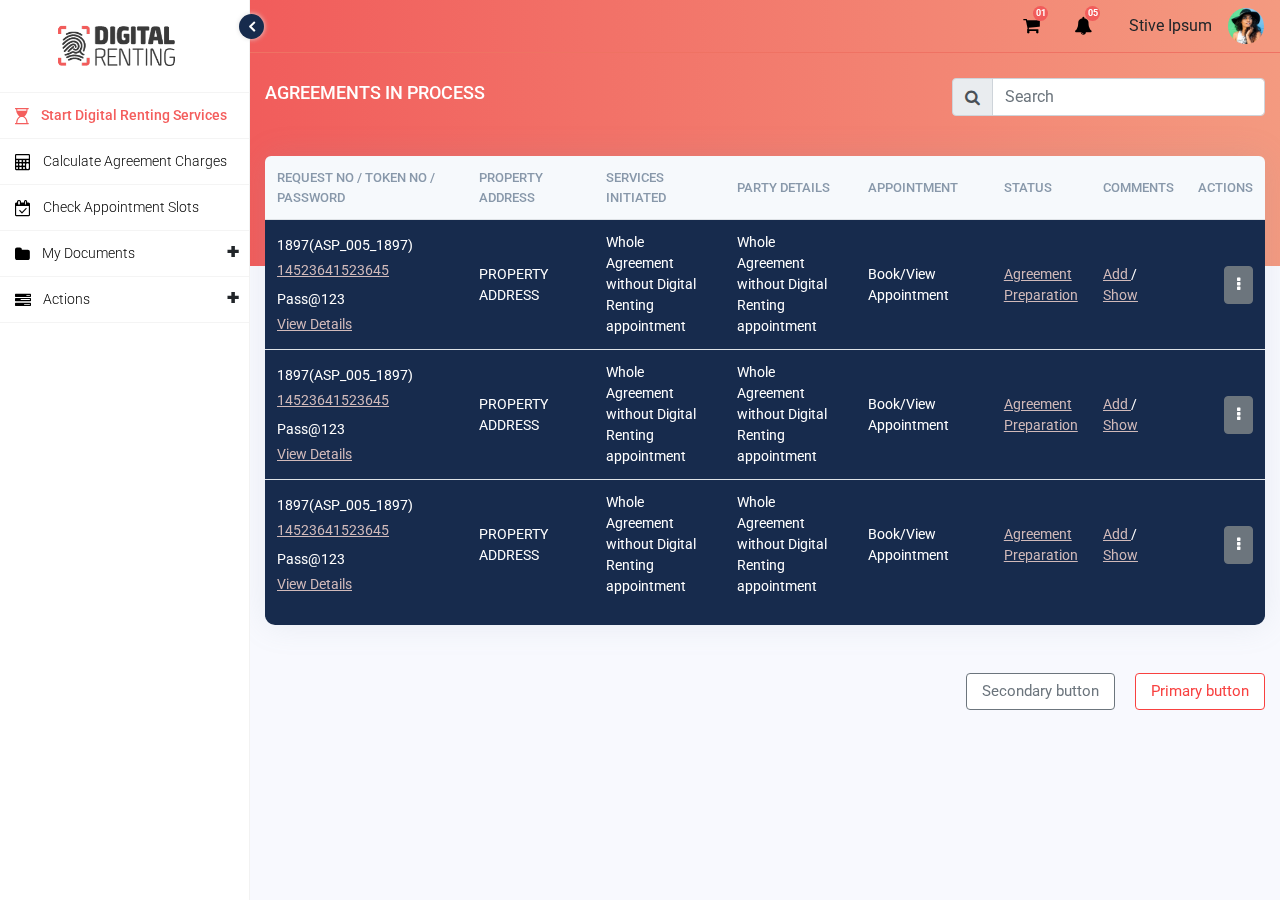
<file: HTML/view/dashboard-old.html>
<!doctype html>
<html lang="en">

<head>
    <meta charset="utf-8">
    <meta name="viewport" content="width=device-width, initial-scale=1, shrink-to-fit=no">
    <link rel="stylesheet" href="https://maxcdn.bootstrapcdn.com/bootstrap/4.0.0/css/bootstrap.min.css"
        integrity="sha384-Gn5384xqQ1aoWXA+058RXPxPg6fy4IWvTNh0E263XmFcJlSAwiGgFAW/dAiS6JXm" crossorigin="anonymous">
    <link rel="stylesheet" href="../assets/stylesheet/dahsboard-old.css">
    <link rel="preconnect" href="https://fonts.gstatic.com">
    <link
        href="https://fonts.googleapis.com/css2?family=Roboto:ital,wght@0,100;0,300;0,400;0,500;0,700;0,900;1,300;1,400;1,500;1,700&display=swap"
        rel="stylesheet">
    <link rel="stylesheet" href="https://cdnjs.cloudflare.com/ajax/libs/font-awesome/4.7.0/css/font-awesome.min.css">

    <link rel="stylesheet" href="https://cdnjs.cloudflare.com/ajax/libs/OwlCarousel2/2.3.4/assets/owl.carousel.min.css">

    <title> Dashboard </title>
</head>

<body class="dashboard--wrapper">
    <nav class="sidenav" id="sidebar">
        <div class="sidenav-header align-items-center">
            <a class="navbar-brand text-center" href="#">
                <img src="../assets/images/logo-light.png" alt="logo" class="logo">
            </a>
        </div>

        <div class="accordion accordion-icons" id="accordionExample">
            <ul class="navbar-nav">
                <li class="nav-item single--link active">
                    <a class="nav-link">
                        <i class="fa fa-hourglass-start" aria-hidden="true"></i>
                        <span>Start Digital Renting Services</span>
                    </a>
                </li>
                <li class="nav-item single--link">
                    <a class="nav-link">
                        <i class="fa fa-calculator" aria-hidden="true"></i>
                        <span>Calculate Agreement Charges</span>
                    </a>
                </li>
                <li class="nav-item single--link">
                    <a class="nav-link">
                        <i class="fa fa-calendar-check-o" aria-hidden="true"></i>
                        <span>Check Appointment Slots</span>
                    </a>
                </li>
               
                <li class="nav-item ">
                    <a class="nav-link collapsed" data-toggle="collapse" data-target="#collapseOne" aria-expanded="true"
                        aria-controls="collapseOne">
                        <i class="fa fa-folder" aria-hidden="true"></i>
                        <span>My Documents</span>
                    </a>
                </li>
                <div id="collapseOne" class="collapse" aria-labelledby="headingOne" data-parent="#accordionExample">
                    <li class="nav-item">
                        <a class="inner--van--link">
                            <i class="fa fa-sticky-note-o" aria-hidden="true"></i>
                            <span>My draft</span>
                        </a>
                    </li>
                    <li class="nav-item">
                        <a class="inner--van--link">
                            <i class="fa fa-floppy-o" aria-hidden="true"></i>
                            <span>Submitted to IGR</span>
                        </a>
                    </li>
                    <li class="nav-item">
                        <a class="inner--van--link">
                            <i class="fa fa-hourglass-start" aria-hidden="true"></i>
                            <span>IGR Submission Pending</span>
                        </a>
                    </li>
                    <li class="nav-item">
                        <a class="inner--van--link">
                            <i class="fa fa-money" aria-hidden="true"></i>
                            <span>Government Duties to be paid</span>
                        </a>
                    </li>
                </div>
                <li class="nav-item ">
                    <a class="nav-link collapsed" data-toggle="collapse" data-target="#collapseTwo" aria-expanded="true"
                        aria-controls="collapseTwo">
                        <i class="fa fa-tasks" aria-hidden="true"></i>
                        <span>Actions</span>
                    </a>
                </li>
                <div id="collapseTwo" class="collapse" aria-labelledby="headingOne" data-parent="#accordionExample">
                    <li class="nav-item">
                        <a class="inner--van--link">
                            <i class="fa fa-file-archive-o" aria-hidden="true"></i>
                            <span>Initiate New Agreement</span>
                        </a>
                    </li>
                    <li class="nav-item">
                        <a class="inner--van--link">
                            <i class="fa fa-search-plus" aria-hidden="true"></i>
                            <span>Renewal Search</span>
                        </a>
                    </li>
                </div>
            </ul>
        </div>
    </nav>
    <div class="main-content" id="main-content">
        <header class="navbar bg--primary">
            <div class="container-fluid p-0">
                <button type="button" class="btn collapse--btn" id="sidebar-btn">
                    <i class="fa fa-angle-left" aria-hidden="true"></i>
                </button>
                <div class="d-flex align-items-center">
                    <button type="button" class="btn mr-2 bg-transparent">
                        <div class="notification d-flex position-relative">
                            <div class="count">01</div>
                            <i class="fa fa-shopping-cart" aria-hidden="true"></i>                        
                        </div>
                    </button>
                    <button type="button" class="btn mr-4 bg-transparent">
                        <div class="notification d-flex position-relative">
                            <div class="count">05</div>
                            <i class="fa fa-bell" aria-hidden="true"></i>
                        </div>
                    </button>
                    <div class="dropdown profile--sec">
                        <div class="d-flex align-items-center" id="dropdownMenu2" data-toggle="dropdown"
                            aria-haspopup="true" aria-expanded="false">
                            Stive Ipsum
                            <div class="pro--pic ml-3">
                                <img src="../assets/images/team-4.jpg" class="rounded-circle img-fluid" alt="user image">
                            </div>
                        </div>
                        <div class="dropdown-menu" aria-labelledby="dropdownMenu2">
                            <a class="dropdown-item d-flex align-items-center " type="button">
                                <i class="fa fa-user" aria-hidden="true"></i>
                                Profile
                            </a>
                            <a class="dropdown-item d-flex align-items-center " type="button">
                                <i class="fa fa-plus" aria-hidden="true"></i>
                                Add Users
                            </a>
                            <a class="dropdown-item d-flex align-items-center " type="button">
                                <i class="fa fa-eye" aria-hidden="true"></i>
                                Show Users
                            </a>
                            <a class="dropdown-item d-flex align-items-center " type="button">
                                <i class="fa fa-money" aria-hidden="true"></i>
                                Incentive
                            </a>  
                            <a class="dropdown-item d-flex align-items-center " type="button">
                                <i class="fa fa-book" aria-hidden="true"></i>
                                Reports
                            </a>                                          
                            <a class="dropdown-item d-flex align-items-center " type="button">
                                <i class="fa fa-usd" aria-hidden="true"></i>
                                My Pricing
                            </a>                       
                            <a class="dropdown-item d-flex align-items-center " type="button">
                                <i class="fa fa-file-text-o" aria-hidden="true"></i>
                                Witness Details
                            </a> 
                            <a class="dropdown-item d-flex align-items-center " type="button">
                                <i class="fa fa-sticky-note-o" aria-hidden="true"></i>
                                Acknowledgements
                            </a>                        
                            <a class="dropdown-item d-flex align-items-center " type="button">
                                <i class="fa fa-male" aria-hidden="true"></i>
                                Relationship Manager Details
                            </a>
                            <div class="dropdown-divider"></div>
                            <a class="dropdown-item d-flex align-items-center " type="button">
                                <i class="fa fa-sign-out" aria-hidden="true"></i>
                                Sign out
                            </a>
                        </div>
    
                    </div>
                </div>
            </div>

        </header>

        <section class="content--wrapper">
            <div class="container-fluid">
                <div class="row">
                    <div class="col-12 content--upper--wrap bg--primary">
                        <div class="row align-items-center ">
                            <div class="col-8">
                                <h2>AGREEMENTS IN PROCESS</h2>
                            </div>
                            <div class="col-4">
                                <div class="input-group ">
                                    <div class="input-group-prepend">
                                        <span class="input-group-text" id="basic-addon1">
                                            <i class="fa fa-search" aria-hidden="true"></i>
                                        </span>
                                    </div>
                                    <input type="text" class="form-control" placeholder="Search" aria-label="search"
                                        aria-describedby="basic-addon1">
                                </div>
                            </div>
                        </div>
                    </div>
                </div>
            </div>
            <div class="container-fluid">
                <div class="row">
                    <div class="col-12">
                        <div class="content--middle--wrap">
                            <div class="table-responsive agreement--process--table">
                                <table class="table ">
                                  <thead>
                                    <tr>
                                      <th>REQUEST NO / TOKEN NO / PASSWORD</th>
                                      <th>PROPERTY ADDRESS</th>
                                      <th>SERVICES INITIATED</th>
                                      <th>PARTY DETAILS</th>
                                      <th>APPOINTMENT</th>
                                      <th>STATUS</th>
                                      <th>COMMENTS</th> 
                                      <th>ACTIONS</th> 
                                       
                                    </tr>
                                  </thead>
                                  <tbody>
                                    <tr>
                                      <td>
                                          <p class="mb-1">1897(ASP_005_1897)</p>
                                          <a>14523641523645</a>
                                          <p class="mb-1 mt-2">Pass@123</p>
                                          <a>View Details</a>
                                      </td>
                                      <td>PROPERTY ADDRESS</td>
                                      <td>Whole Agreement without Digital Renting appointment</td>
                                      <td>Whole Agreement without Digital Renting appointment</td>
                                      <td>Book/View Appointment</td>
                                      <td><a>Agreement Preparation</a></td> 
                                      <td><a> Add </a> / <a> Show </a></td> 
                                      <td>
                                        <div class="dropdown">
                                            <button class="btn btn-secondary " type="button" id="dropdownMenuButton" data-toggle="dropdown" aria-haspopup="true" aria-expanded="false">
                                                <i class="fa fa-ellipsis-v" aria-hidden="true"></i>
                                            </button>
                                            <div class="dropdown-menu" aria-labelledby="dropdownMenuButton">
                                              <a class="dropdown-item d-flex align-items-center" href="#">
                                                <i class="fa fa-file-word-o" aria-hidden="true"></i>Update Draft</a>
                                              <a class="dropdown-item d-flex align-items-center" href="#">
                                                <i class="fa fa-external-link" aria-hidden="true"></i>Send link to owner</a>
                                              <a class="dropdown-item d-flex align-items-center" href="#">
                                                <i class="fa fa-external-link" aria-hidden="true"></i>Send link to tenant</a>
                                              <a class="dropdown-item d-flex align-items-center" href="#">
                                                <i class="fa fa-id-card-o" aria-hidden="true"></i>Agreement details</a>
                                              <a class="dropdown-item d-flex align-items-center" href="#">
                                                <i class="fa fa-thumbs-up" aria-hidden="true"></i>Change biometric responsibility</a>
                                            </div>
                                          </div>                         
                                      </td> 
                                    </tr> 
                                    <tr>
                                        <td>
                                            <p class="mb-1">1897(ASP_005_1897)</p>
                                            <a>14523641523645</a>
                                            <p class="mb-1 mt-2">Pass@123</p>
                                            <a>View Details</a>
                                        </td>
                                        <td>PROPERTY ADDRESS</td>
                                        <td>Whole Agreement without Digital Renting appointment</td>
                                        <td>Whole Agreement without Digital Renting appointment</td>
                                        <td>Book/View Appointment</td>
                                        <td><a>Agreement Preparation</a></td> 
                                        <td><a> Add </a> / <a> Show </a></td> 
                                        <td>
                                            <div class="dropdown">
                                                <button class="btn btn-secondary " type="button" id="dropdownMenuButton" data-toggle="dropdown" aria-haspopup="true" aria-expanded="false">
                                                    <i class="fa fa-ellipsis-v" aria-hidden="true"></i>
                                                </button>
                                                <div class="dropdown-menu" aria-labelledby="dropdownMenuButton">
                                                  <a class="dropdown-item d-flex align-items-center" href="#">
                                                    <i class="fa fa-file-word-o" aria-hidden="true"></i>Update Draft</a>
                                                  <a class="dropdown-item d-flex align-items-center" href="#">
                                                    <i class="fa fa-external-link" aria-hidden="true"></i>Send link to owner</a>
                                                  <a class="dropdown-item d-flex align-items-center" href="#">
                                                    <i class="fa fa-external-link" aria-hidden="true"></i>Send link to tenant</a>
                                                  <a class="dropdown-item d-flex align-items-center" href="#">
                                                    <i class="fa fa-id-card-o" aria-hidden="true"></i>Agreement details</a>
                                                  <a class="dropdown-item d-flex align-items-center" href="#">
                                                    <i class="fa fa-thumbs-up" aria-hidden="true"></i>Change biometric responsibility</a>
                                                </div>
                                              </div>
                                        </td> 
                                      </tr>
                                      <tr>
                                        <td>
                                            <p class="mb-1">1897(ASP_005_1897)</p>
                                            <a>14523641523645</a>
                                            <p class="mb-1 mt-2">Pass@123</p>
                                            <a>View Details</a>
                                        </td>
                                        <td>PROPERTY ADDRESS</td>
                                        <td>Whole Agreement without Digital Renting appointment</td>
                                        <td>Whole Agreement without Digital Renting appointment</td>
                                        <td>Book/View Appointment</td>
                                        <td><a>Agreement Preparation</a></td> 
                                        <td><a> Add </a> / <a> Show </a></td> 
                                        <td>
                                            <div class="dropdown">
                                                <button class="btn btn-secondary " type="button" id="dropdownMenuButton" data-toggle="dropdown" aria-haspopup="true" aria-expanded="false">
                                                    <i class="fa fa-ellipsis-v" aria-hidden="true"></i>
                                                </button>
                                                <div class="dropdown-menu" aria-labelledby="dropdownMenuButton">
                                                  <a class="dropdown-item d-flex align-items-center" href="#">
                                                    <i class="fa fa-file-word-o" aria-hidden="true"></i>Update Draft</a>
                                                  <a class="dropdown-item d-flex align-items-center" href="#">
                                                    <i class="fa fa-external-link" aria-hidden="true"></i>Send link to owner</a>
                                                  <a class="dropdown-item d-flex align-items-center" href="#">
                                                    <i class="fa fa-external-link" aria-hidden="true"></i>Send link to tenant</a>
                                                  <a class="dropdown-item d-flex align-items-center" href="#">
                                                    <i class="fa fa-id-card-o" aria-hidden="true"></i>Agreement details</a>
                                                  <a class="dropdown-item d-flex align-items-center" href="#">
                                                    <i class="fa fa-thumbs-up" aria-hidden="true"></i>Change biometric responsibility</a>
                                                </div>
                                              </div>
                                        </td> 
                                      </tr>
                                    
                                  </tbody>
                                </table>
                              </div>
                        </div>
                    </div>
                </div>
            </div>
            <div class="container-fluid">
                <div class="row">
                    <div class="col-12">
                        <div class="mt-5 text-right">                            
                            <button type="button" class="btn btn-outline-secondary mr-3">Secondary button</button>
                            <button type="button" class="btn btn-outline-primary"  data-toggle="modal" data-target="#exampleModal">Primary button</button>
                        </div>
                    </div>
                </div>
            </div>
        </section>

    </div>



    <div class="modal fade" id="exampleModal" tabindex="-1" role="dialog" aria-labelledby="exampleModalLabel" aria-hidden="true">
        <div class="modal-dialog" role="document">
          <div class="modal-content">
            <div class="modal-header">
              <h5 class="modal-title" id="exampleModalLabel">Modal title</h5>
              <button type="button" class="close" data-dismiss="modal" aria-label="Close">
                &times;
              </button>
            </div>
            <div class="modal-body">
              ...
            </div>
            <div class="modal-footer">
              <button type="button" class="btn btn-outline-secondary" data-dismiss="modal">Cancel</button>
              <button type="button" class="btn btn-outline-primary">Save</button>
            </div>
          </div>
        </div>
      </div>




    <script src="https://code.jquery.com/jquery-3.2.1.slim.min.js"
        integrity="sha384-KJ3o2DKtIkvYIK3UENzmM7KCkRr/rE9/Qpg6aAZGJwFDMVNA/GpGFF93hXpG5KkN"
        crossorigin="anonymous"></script>
    <script src="https://cdnjs.cloudflare.com/ajax/libs/popper.js/1.12.9/umd/popper.min.js"
        integrity="sha384-ApNbgh9B+Y1QKtv3Rn7W3mgPxhU9K/ScQsAP7hUibX39j7fakFPskvXusvfa0b4Q"
        crossorigin="anonymous"></script>
    <script src="https://maxcdn.bootstrapcdn.com/bootstrap/4.0.0/js/bootstrap.min.js"
        integrity="sha384-JZR6Spejh4U02d8jOt6vLEHfe/JQGiRRSQQxSfFWpi1MquVdAyjUar5+76PVCmYl"
        crossorigin="anonymous"></script>
    <script src="https://ajax.aspnetcdn.com/ajax/jQuery/jquery-3.4.1.min.js"></script>

    <script>
        $(document).ready(function() {
            $('#sidebar-btn').on('click', function() {             
                $('#sidebar').toggleClass('visible');
                $('#main-content').toggleClass('visible--inout');
                $(this).toggleClass('in--out');
            });
        });
    </script>

</body>


</html>
</file>
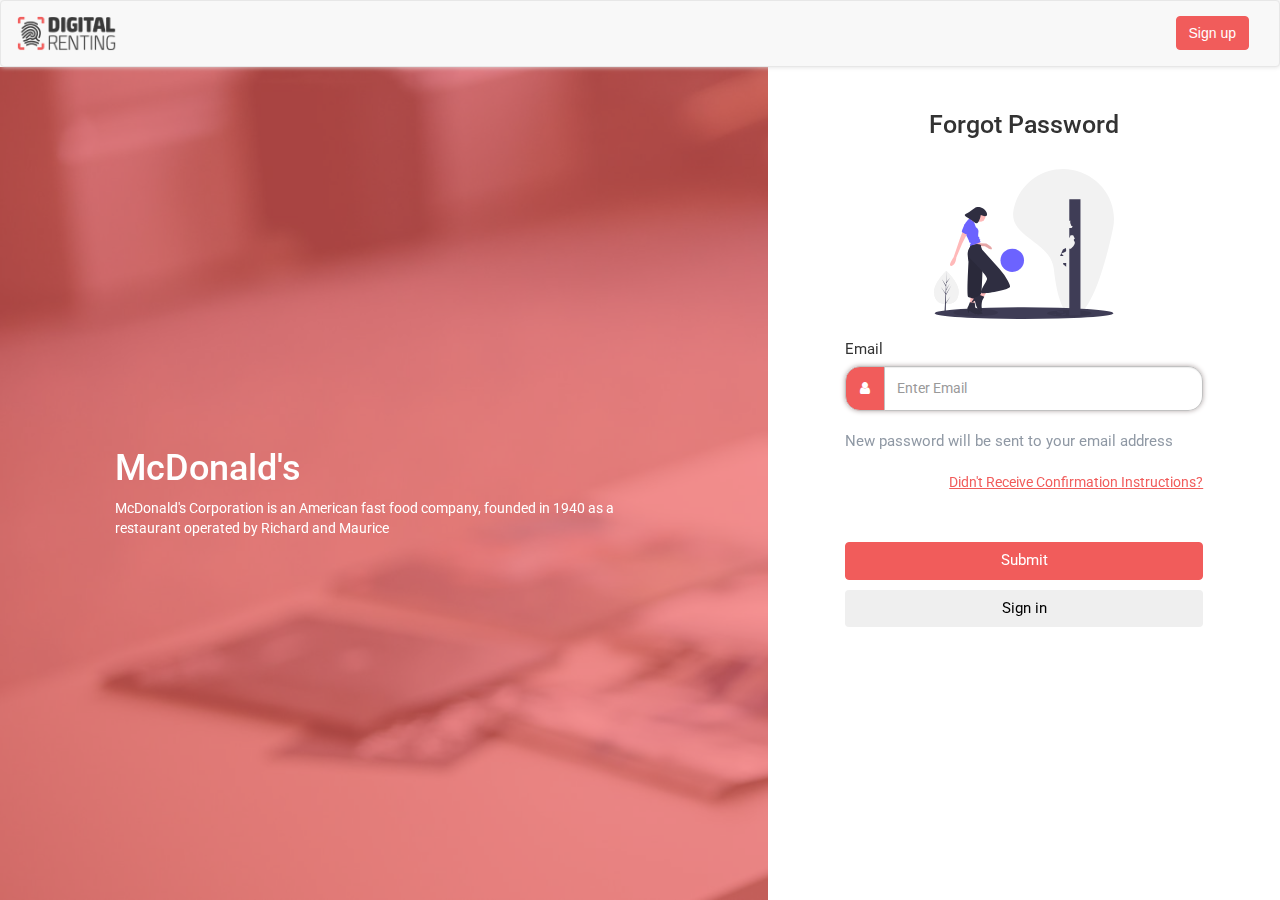
<file: HTML/view/forgot-password.html>
<!doctype html>
<html lang="en">

<head>
    <meta charset="utf-8">
    <meta name="viewport" content="width=device-width, initial-scale=1, shrink-to-fit=no">
    <link rel="stylesheet" href="https://cdnjs.cloudflare.com/ajax/libs/twitter-bootstrap/3.4.1/css/bootstrap.css">
    <link rel="stylesheet" href="../assets/stylesheet/signup.css">
    <link rel="stylesheet" href="../assets/stylesheet/global-style.css">
    <link rel="stylesheet"
        href="https://fonts.googleapis.com/css2?family=Roboto:ital,wght@0,100;0,300;0,400;0,500;0,700;0,900;1,300;1,400;1,500;1,700&display=swap">
    <link rel="stylesheet" href="https://cdnjs.cloudflare.com/ajax/libs/font-awesome/4.7.0/css/font-awesome.min.css">
    <link rel="stylesheet" href="https://cdnjs.cloudflare.com/ajax/libs/OwlCarousel2/2.3.4/assets/owl.carousel.min.css">
    <title>Forgot Password </title>
</head>

<body class="signup--wrapper">
    <header class="navbar navbar-default cust--header">
        <div class="container-fluid"> 
            <div class="navbar-header">
                <button type="button" class="navbar-toggle collapsed mt-15" data-toggle="collapse"
                    data-target="#bs-example-navbar-collapse-1" aria-expanded="false">
                    <span class="sr-only">Toggle navigation</span>
                    <span class="icon-bar"></span>
                    <span class="icon-bar"></span>
                    <span class="icon-bar"></span>
                </button>
                <a class="navbar-brand" href="#">
                    <img src="../assets/images/logo-light.png" alt="logo" class="logo">
                </a>
            </div>
            <div class="collapse navbar-collapse" id="bs-example-navbar-collapse-1">
                <ul class="nav navbar-nav navbar-right text-center">
                    <li>
                        <a class="nav-link" href="signup.html"><button type="button" class="btn btn-info auth--btn--info">Sign
                                up</button></a>
                    </li>
                </ul>
            </div>
        </div>
    </header>

    <div class="body--wrapper d-flex">
        <div class="section-left" style="background-image: url('../assets/images/card-coffee-cup.jpg');">
            <div class="ad--data">
                <h1>McDonald's </h1>
                <p class="m-0">McDonald's Corporation is an American fast food company, founded in 1940 as a restaurant
                    operated by Richard and Maurice</p>
            </div>
            <div class="owl-carousel owl-theme">
                <div class="item">
                    <img src="../assets/images/ad1.jpg" alt="">
                </div>
                <div class="item">
                    <img src="../assets/images/ad1.jpg" alt="">
                </div>
                <div class="item">
                    <img src="../assets/images/ad1.jpg" alt="">
                </div>
                <div class="item">
                    <img src="../assets/images/ad1.jpg" alt="">
                </div>
                <div class="item">
                    <img src="../assets/images/ad1.jpg" alt="">
                </div>
                <div class="item">
                    <img src="../assets/images/ad1.jpg" alt="">
                </div>
                <div class="item">
                    <img src="../assets/images/ad1.jpg" alt="">
                </div>
                <div class="item">
                    <img src="../assets/images/ad1.jpg" alt="">
                </div>
                <div class="item">
                    <img src="../assets/images/ad1.jpg" alt="">
                </div>
            </div>
        </div>
        <div class="section-right">
            <h1>Forgot Password</h1>
            <img width="180px" src="../assets/images/breaking_barriers.svg" alt="">
            <form class="text-left mt-20">

                <div class="form-group">
                    <label class="" for="exampleInputAmount">Email</label>
                    <div class="input-group">
                        <div class="input-group-addon"> <i class="fa fa-user" aria-hidden="true"></i> </div>
                        <input type="text" class="form-control" id="exampleInputAmount" placeholder="Enter Email">
                    </div>
                </div>

                <div class="form-group forgot--note">
                    <p>New password will be sent to your email address</p>
                </div>

                <div class="form-group d-flex remember--me">
                    <div></div>
                    <a>Didn't receive confirmation instructions?</a>
                </div>

                <div class="form-group mb-3 footer mt-50">
                    <a href="reset-password.html">
                        <button type="button" class="btn btn-info auth--btn--info">Submit</button>
                    </a>
                    <a href="signin.html">
                        <button type="button" class="btn btn-outline-secondary mt-10">
                            Sign in
                        </button>
                    </a>
                </div>
            </form>
        </div>
    </div>




    <script src="https://code.jquery.com/jquery-3.2.1.slim.min.js"
        integrity="sha384-KJ3o2DKtIkvYIK3UENzmM7KCkRr/rE9/Qpg6aAZGJwFDMVNA/GpGFF93hXpG5KkN"
        crossorigin="anonymous"></script>
    <script src="https://cdnjs.cloudflare.com/ajax/libs/popper.js/1.12.9/umd/popper.min.js"
        integrity="sha384-ApNbgh9B+Y1QKtv3Rn7W3mgPxhU9K/ScQsAP7hUibX39j7fakFPskvXusvfa0b4Q"
        crossorigin="anonymous"></script>
    <script src="https://cdnjs.cloudflare.com/ajax/libs/twitter-bootstrap/3.4.1/js/bootstrap.min.js"></script>
    <script src="https://ajax.aspnetcdn.com/ajax/jQuery/jquery-3.4.1.min.js"></script>
    <script src="https://cdnjs.cloudflare.com/ajax/libs/OwlCarousel2/2.3.4/owl.carousel.min.js"></script>
    <script>
        $('.owl-carousel').owlCarousel({
            loop: true,
            margin: 20,
            autoplay: true,
            nav: true,
            responsive: {
                0: {
                    items: 1
                },
                600: {
                    items: 2
                },
                1000: {
                    items: 3
                }
            }
        })
    </script>
</body>


</html>
</file>
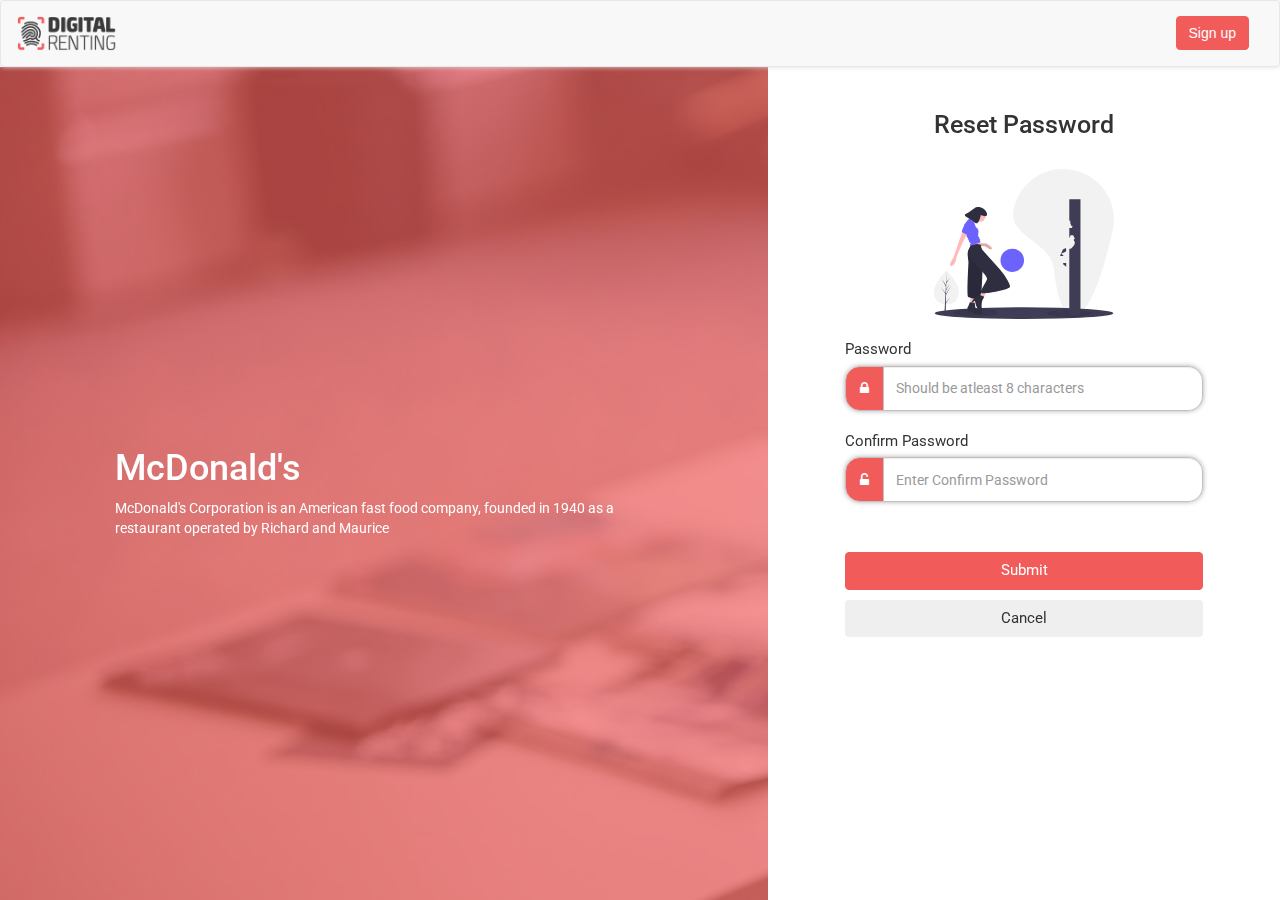
<file: HTML/view/reset-password.html>
<!doctype html>
<html lang="en">

<head>
    <meta charset="utf-8">
    <meta name="viewport" content="width=device-width, initial-scale=1, shrink-to-fit=no">
    <link rel="stylesheet" href="https://cdnjs.cloudflare.com/ajax/libs/twitter-bootstrap/3.4.1/css/bootstrap.css">
    <link rel="stylesheet" href="../assets/stylesheet/signup.css">
    <link rel="stylesheet" href="../assets/stylesheet/global-style.css">
    <link rel="stylesheet"
        href="https://fonts.googleapis.com/css2?family=Roboto:ital,wght@0,100;0,300;0,400;0,500;0,700;0,900;1,300;1,400;1,500;1,700&display=swap">
    <link rel="stylesheet" href="https://cdnjs.cloudflare.com/ajax/libs/font-awesome/4.7.0/css/font-awesome.min.css">
    <link rel="stylesheet" href="https://cdnjs.cloudflare.com/ajax/libs/OwlCarousel2/2.3.4/assets/owl.carousel.min.css">
    <title>Reset Password </title>
</head>

<body class="signup--wrapper">
    <header class="navbar navbar-default cust--header">
        <div class="container-fluid"> 
            <div class="navbar-header">
                <button type="button" class="navbar-toggle collapsed mt-15" data-toggle="collapse"
                    data-target="#bs-example-navbar-collapse-1" aria-expanded="false">
                    <span class="sr-only">Toggle navigation</span>
                    <span class="icon-bar"></span>
                    <span class="icon-bar"></span>
                    <span class="icon-bar"></span>
                </button>
                <a class="navbar-brand" href="#">
                    <img src="../assets/images/logo-light.png" alt="logo" class="logo">
                </a>
            </div>
            <div class="collapse navbar-collapse" id="bs-example-navbar-collapse-1">
                <ul class="nav navbar-nav navbar-right text-center">
                    <li>
                        <a class="nav-link" href="signup.html"><button type="button" class="btn btn-info auth--btn--info">Sign
                                up</button></a>
                    </li>
                </ul>
            </div>
        </div>
    </header>

    <div class="body--wrapper d-flex">
        <div class="section-left" style="background-image: url('../assets/images/card-coffee-cup.jpg');">
            <div class="ad--data">
                <h1>McDonald's </h1>
                <p class="m-0">McDonald's Corporation is an American fast food company, founded in 1940 as a restaurant
                    operated by Richard and Maurice</p>
            </div>
            <div class="owl-carousel owl-theme">
                <div class="item">
                    <img src="../assets/images/ad1.jpg" alt="">
                </div>
                <div class="item">
                    <img src="../assets/images/ad1.jpg" alt="">
                </div>
                <div class="item">
                    <img src="../assets/images/ad1.jpg" alt="">
                </div>
                <div class="item">
                    <img src="../assets/images/ad1.jpg" alt="">
                </div>
                <div class="item">
                    <img src="../assets/images/ad1.jpg" alt="">
                </div>
                <div class="item">
                    <img src="../assets/images/ad1.jpg" alt="">
                </div>
                <div class="item">
                    <img src="../assets/images/ad1.jpg" alt="">
                </div>
                <div class="item">
                    <img src="../assets/images/ad1.jpg" alt="">
                </div>
                <div class="item">
                    <img src="../assets/images/ad1.jpg" alt="">
                </div>
            </div>
        </div>
        <div class="section-right">
            <h1>Reset Password</h1>
            <img width="180px" src="../assets/images/breaking_barriers.svg" alt="">
            <form class="text-left mt-20">


                <div class="form-group">
                    <label class="" for="exampleInputAmount">Password</label>
                    <div class="input-group">
                        <div class="input-group-addon">
                            <i class="fa fa-lock" aria-hidden="true"></i>
                        </div>
                        <input type="password" class="form-control" id="exampleInputAmount"
                            placeholder="Should be atleast 8 characters">
                    </div>
                </div>
                <div class="form-group">
                    <label class="" for="exampleInputAmount">Confirm Password</label>
                    <div class="input-group">
                        <div class="input-group-addon">
                            <i class="fa fa-unlock-alt" aria-hidden="true"></i>
                        </div>
                        <input type="password" class="form-control" id="exampleInputAmount"
                            placeholder="Enter Confirm Password">
                    </div>
                </div>

                <div class="form-group mb-3 footer mt-50">
                    <button type="button" class="btn btn-info auth--btn--info">Submit</button>
                    <button type="button" class="btn btn-outline-secondary mt-10">Cancel</button>
                </div>
            </form>
        </div>
    </div>



    <script src="https://code.jquery.com/jquery-3.2.1.slim.min.js"
        integrity="sha384-KJ3o2DKtIkvYIK3UENzmM7KCkRr/rE9/Qpg6aAZGJwFDMVNA/GpGFF93hXpG5KkN"
        crossorigin="anonymous"></script>
    <script src="https://cdnjs.cloudflare.com/ajax/libs/popper.js/1.12.9/umd/popper.min.js"
        integrity="sha384-ApNbgh9B+Y1QKtv3Rn7W3mgPxhU9K/ScQsAP7hUibX39j7fakFPskvXusvfa0b4Q"
        crossorigin="anonymous"></script>
    <script src="https://cdnjs.cloudflare.com/ajax/libs/twitter-bootstrap/3.4.1/js/bootstrap.min.js"></script>
    <script src="https://ajax.aspnetcdn.com/ajax/jQuery/jquery-3.4.1.min.js"></script>
    <script src="https://cdnjs.cloudflare.com/ajax/libs/OwlCarousel2/2.3.4/owl.carousel.min.js"></script>
    <script>
        $('.owl-carousel').owlCarousel({
            loop: true,
            margin: 20,
            autoplay: true,
            nav: true,
            responsive: {
                0: {
                    items: 1
                },
                600: {
                    items: 2
                },
                1000: {
                    items: 3
                }
            }
        })
    </script>
</body>


</html>
</file>
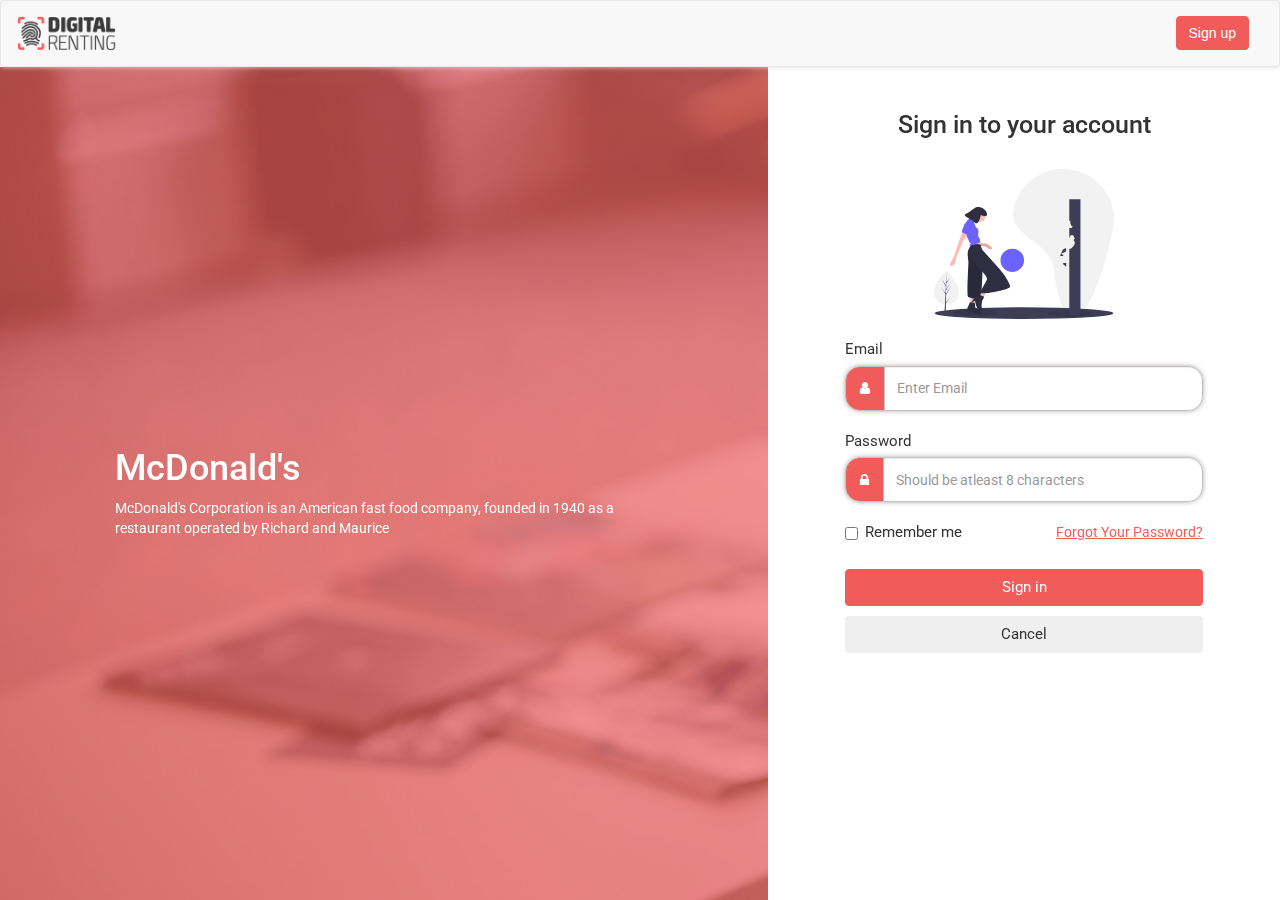
<file: HTML/view/signin.html>
<!doctype html>
<html lang="en">

<head>
    <meta charset="utf-8">
    <meta name="viewport" content="width=device-width, initial-scale=1, shrink-to-fit=no">
    <link rel="stylesheet" href="https://cdnjs.cloudflare.com/ajax/libs/twitter-bootstrap/3.4.1/css/bootstrap.css">
    <link rel="stylesheet" href="../assets/stylesheet/signup.css">
    <link rel="stylesheet" href="../assets/stylesheet/global-style.css">
    <link rel="stylesheet"
        href="https://fonts.googleapis.com/css2?family=Roboto:ital,wght@0,100;0,300;0,400;0,500;0,700;0,900;1,300;1,400;1,500;1,700&display=swap">
    <link rel="stylesheet" href="https://cdnjs.cloudflare.com/ajax/libs/font-awesome/4.7.0/css/font-awesome.min.css">
    <link rel="stylesheet" href="https://cdnjs.cloudflare.com/ajax/libs/OwlCarousel2/2.3.4/assets/owl.carousel.min.css">
    <title>Signin </title>
</head>

<body class="signup--wrapper">
    <header class="navbar navbar-default cust--header">
        <div class="container-fluid"> 
            <div class="navbar-header">
                <button type="button" class="navbar-toggle collapsed mt-15" data-toggle="collapse"
                    data-target="#bs-example-navbar-collapse-1" aria-expanded="false">
                    <span class="sr-only">Toggle navigation</span>
                    <span class="icon-bar"></span>
                    <span class="icon-bar"></span>
                    <span class="icon-bar"></span>
                </button>
                <a class="navbar-brand" href="#">
                    <img src="../assets/images/logo-light.png" alt="logo" class="logo">
                </a>
            </div>
            <div class="collapse navbar-collapse" id="bs-example-navbar-collapse-1">
                <ul class="nav navbar-nav navbar-right text-center">
                    <li>
                        <a class="nav-link" href="signup.html"><button type="button" class="btn btn-info auth--btn--info">Sign
                                up</button></a>
                    </li>
                </ul>
            </div>
        </div>
    </header>

    <div class="body--wrapper d-flex">
        <div class="section-left" style="background-image: url('../assets/images/card-coffee-cup.jpg');"> 
            <div class="ad--data">
                <h1>McDonald's </h1>
                <p class="m-0">McDonald's Corporation is an American fast food company, founded in 1940 as a restaurant operated by Richard and Maurice</p>
            </div>
            <div class="owl-carousel owl-theme">
                <div class="item">
                    <img src="../assets/images/ad1.jpg" alt="">
                </div>
                <div class="item">
                    <img src="../assets/images/ad1.jpg" alt="">
                </div>
                <div class="item">
                    <img src="../assets/images/ad1.jpg" alt="">
                </div> 
                <div class="item">
                    <img src="../assets/images/ad1.jpg" alt="">
                </div> 
                <div class="item">
                    <img src="../assets/images/ad1.jpg" alt="">
                </div> 
                <div class="item">
                    <img src="../assets/images/ad1.jpg" alt="">
                </div> 
                <div class="item">
                    <img src="../assets/images/ad1.jpg" alt="">
                </div> 
                <div class="item">
                    <img src="../assets/images/ad1.jpg" alt="">
                </div> 
                <div class="item">
                    <img src="../assets/images/ad1.jpg" alt="">
                </div> 
            </div>
        </div>
        <div class="section-right">
            <h1>Sign in to your account</h1>
            <img width="180px" src="../assets/images/breaking_barriers.svg" alt="">
            <form class="text-left mt-20">                 
                   
                <div class="form-group">
                    <label class="" for="exampleInputAmount">Email</label>
                    <div class="input-group">
                        <div class="input-group-addon"> <i class="fa fa-user" aria-hidden="true"></i> </div>
                        <input type="text" class="form-control" id="exampleInputAmount" placeholder="Enter Email">
                    </div>
                </div>

                <div class="form-group">
                    <label class="" for="exampleInputAmount">Password</label>
                    <div class="input-group">
                        <div class="input-group-addon">
                            <i class="fa fa-lock" aria-hidden="true"></i>
                        </div>
                        <input type="password" class="form-control" id="exampleInputAmount"
                            placeholder="Should be atleast 8 characters">
                    </div>
                </div>


                 
                <div class="form-group d-flex remember--me">
                    <div class="custom-checkbox">
                        <input type="checkbox" class="form-check-input" id="exampleCheck1">
                        <label class="form-check-label" for="exampleCheck1">Remember me </label>
                    </div>
                    <a href="forgot-password.html">Forgot your password?</a>
                  </div>
                 
                <div class="form-group mb-3 footer">
                    <button type="button" class="btn btn-info auth--btn--info">Sign in</button>
                    <button type="button" class="btn btn-outline-secondary mt-10">Cancel</button>
                </div>
            </form>
        </div>
    </div>

 

 
    <script src="https://code.jquery.com/jquery-3.2.1.slim.min.js"
        integrity="sha384-KJ3o2DKtIkvYIK3UENzmM7KCkRr/rE9/Qpg6aAZGJwFDMVNA/GpGFF93hXpG5KkN"
        crossorigin="anonymous"></script>
    <script src="https://cdnjs.cloudflare.com/ajax/libs/popper.js/1.12.9/umd/popper.min.js"
        integrity="sha384-ApNbgh9B+Y1QKtv3Rn7W3mgPxhU9K/ScQsAP7hUibX39j7fakFPskvXusvfa0b4Q"
        crossorigin="anonymous"></script>
    <script src="https://cdnjs.cloudflare.com/ajax/libs/twitter-bootstrap/3.4.1/js/bootstrap.min.js"></script>
    <script src="https://ajax.aspnetcdn.com/ajax/jQuery/jquery-3.4.1.min.js"></script>
    <script src="https://cdnjs.cloudflare.com/ajax/libs/OwlCarousel2/2.3.4/owl.carousel.min.js"></script>
    <script>
        $('.owl-carousel').owlCarousel({
            loop: true,
            margin: 20,
            autoplay: true,
            nav: true,
            responsive: {
                0: {
                    items: 1
                },
                600: {
                    items: 2
                },
                1000: {
                    items: 3
                }
            }
        })
    </script>
</body>


</html>
</file>
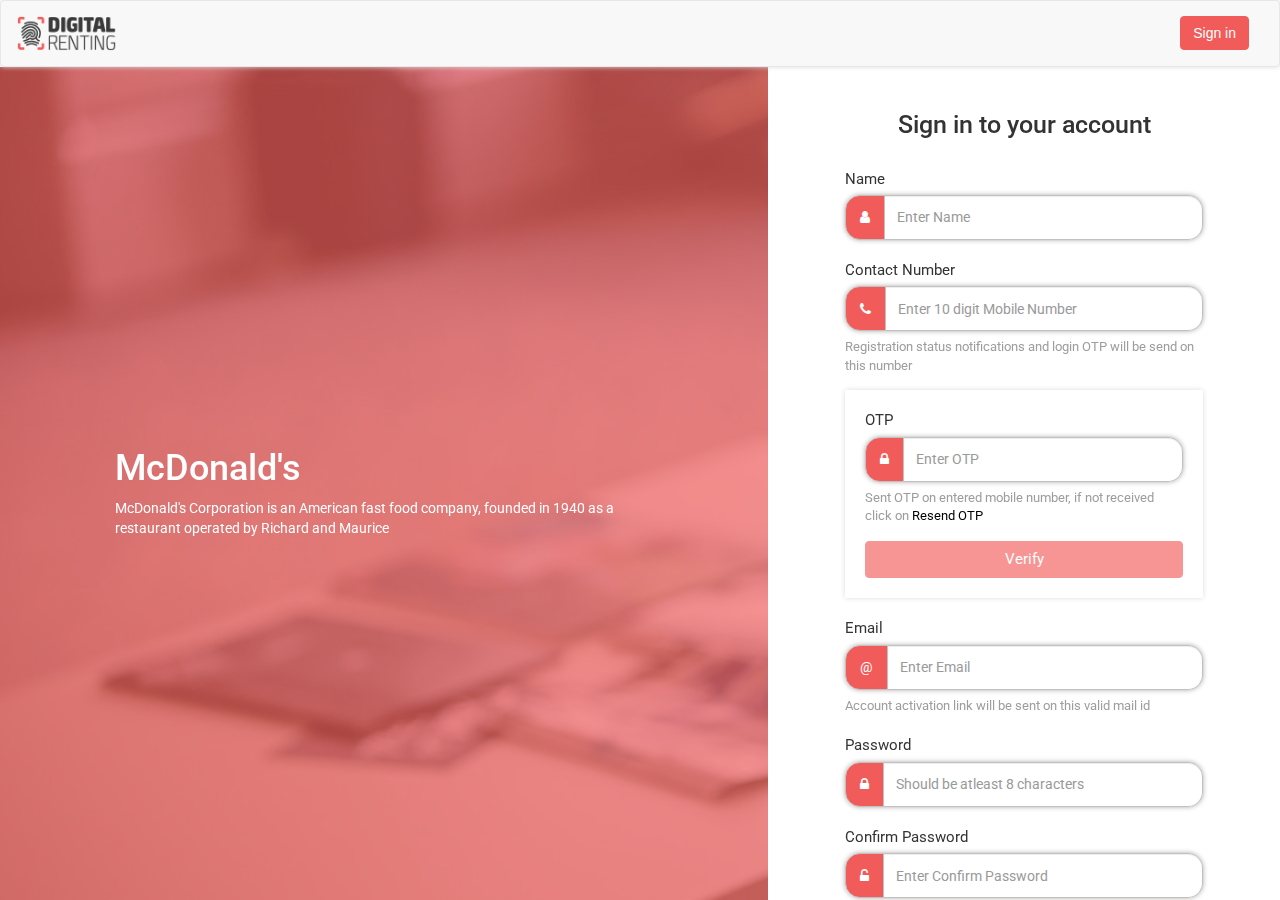
<file: HTML/view/signup.html>
<!doctype html>
<html lang="en">

<head>
    <meta charset="utf-8">
    <meta name="viewport" content="width=device-width, initial-scale=1, shrink-to-fit=no">
    <link rel="stylesheet" href="https://cdnjs.cloudflare.com/ajax/libs/twitter-bootstrap/3.4.1/css/bootstrap.css">
    <link rel="stylesheet" href="../assets/stylesheet/signup.css">
    <link rel="stylesheet" href="../assets/stylesheet/global-style.css">
    <link rel="stylesheet"
        href="https://fonts.googleapis.com/css2?family=Roboto:ital,wght@0,100;0,300;0,400;0,500;0,700;0,900;1,300;1,400;1,500;1,700&display=swap">
    <link rel="stylesheet" href="https://cdnjs.cloudflare.com/ajax/libs/font-awesome/4.7.0/css/font-awesome.min.css">
    <link rel="stylesheet" href="https://cdnjs.cloudflare.com/ajax/libs/OwlCarousel2/2.3.4/assets/owl.carousel.min.css">
    <title>Signup </title>
</head>

<body>
    <header class="navbar navbar-default cust--header">
        <div class="container-fluid">
            <div class="navbar-header">
                <button type="button" class="navbar-toggle collapsed mt-15" data-toggle="collapse"
                    data-target="#bs-example-navbar-collapse-1" aria-expanded="false">
                    <span class="sr-only">Toggle navigation</span>
                    <span class="icon-bar"></span>
                    <span class="icon-bar"></span>
                    <span class="icon-bar"></span>
                </button>
                <a class="navbar-brand" href="#">
                    <img src="../assets/images/logo-light.png" alt="logo" class="logo">
                </a>
            </div>
            <div class="collapse navbar-collapse" id="bs-example-navbar-collapse-1">
                <ul class="nav navbar-nav navbar-right text-center">
                    <li>
                        <a class="nav-link" href="signup.html"><button type="button"
                                class="btn btn-info auth--btn--info">Sign
                                in</button></a>
                    </li>
                </ul>
            </div>
        </div>
    </header>


    <div class="body--wrapper d-flex">
        <div class="section-left" style="background-image: url('../assets/images/card-coffee-cup.jpg');">
            <div class="ad--data">
                <h1>McDonald's </h1>
                <p class="m-0">McDonald's Corporation is an American fast food company, founded in 1940 as a restaurant
                    operated by Richard and Maurice</p>
            </div>
            <div class="owl-carousel owl-theme">
                <div class="item">
                    <img src="../assets/images/ad1.jpg" alt="">
                </div>
                <div class="item">
                    <img src="../assets/images/ad1.jpg" alt="">
                </div>
                <div class="item">
                    <img src="../assets/images/ad1.jpg" alt="">
                </div>
                <div class="item">
                    <img src="../assets/images/ad1.jpg" alt="">
                </div>
                <div class="item">
                    <img src="../assets/images/ad1.jpg" alt="">
                </div>
                <div class="item">
                    <img src="../assets/images/ad1.jpg" alt="">
                </div>
                <div class="item">
                    <img src="../assets/images/ad1.jpg" alt="">
                </div>
                <div class="item">
                    <img src="../assets/images/ad1.jpg" alt="">
                </div>
                <div class="item">
                    <img src="../assets/images/ad1.jpg" alt="">
                </div>
            </div>
        </div>
        <div class="section-right">
            <h1>Sign in to your account</h1>
            <form class="text-left">
                <div class="form-group">
                    <label class="" for="exampleInputAmount">Name</label>
                    <div class="input-group">
                        <div class="input-group-addon"> <i class="fa fa-user" aria-hidden="true"></i> </div>
                        <input type="text" class="form-control" id="exampleInputAmount" placeholder="Enter Name">
                    </div>
                </div>
                <div class="form-group">
                    <label class="" for="exampleInputAmount">Contact Number</label>
                    <div class="input-group">
                        <div class="input-group-addon"> <i class="fa fa-phone" aria-hidden="true"></i> </div>
                        <input type="text" class="form-control" id="exampleInputAmount"
                            placeholder="Enter 10 digit Mobile Number">
                    </div>
                    <p class="otp--send">Registration status notifications and login OTP will be send on this number</p>

                    <div class="otp--section">
                        <label class="" for="exampleInputAmount">OTP</label>
                        <div class="input-group">
                            <div class="input-group-addon"> <i class="fa fa-lock" aria-hidden="true"></i> </div>
                            <input type="password" class="form-control" id="exampleInputAmount" placeholder="Enter OTP">
                        </div>
                        <p class="otp--send">Sent OTP on entered mobile number, if not received click on <a>Resend
                                OTP</a></p>
                        <button type="button" class="btn btn-info auth--btn--info mt-15 w-100 disabled">Verify</button>
                    </div>

                </div>
                <div class="form-group">
                    <label class="" for="exampleInputAmount">Email</label>
                    <div class="input-group">
                        <div class="input-group-addon"> @ </div>
                        <input type="text" class="form-control" id="exampleInputAmount" placeholder="Enter Email">
                    </div>
                    <p class="otp--send">Account activation link will be sent on this valid mail id</p>
                </div>
                <div class="form-group">
                    <label class="" for="exampleInputAmount">Password</label>
                    <div class="input-group">
                        <div class="input-group-addon">
                            <i class="fa fa-lock" aria-hidden="true"></i>
                        </div>
                        <input type="password" class="form-control" id="exampleInputAmount"
                            placeholder="Should be atleast 8 characters">
                    </div>
                </div>
                <div class="form-group">
                    <label class="" for="exampleInputAmount">Confirm Password</label>
                    <div class="input-group">
                        <div class="input-group-addon">
                            <i class="fa fa-unlock-alt" aria-hidden="true"></i>
                        </div>
                        <input type="password" class="form-control" id="exampleInputAmount"
                            placeholder="Enter Confirm Password">
                    </div>
                </div>

                <div class="form-group">
                    <label class="" for="exampleInputAmount">Select Profession :</label>
                    <div class="input-group">
                        <div class="input-group-addon">
                            <i class="fa fa-user-circle-o" aria-hidden="true"></i>
                        </div>
                        <select class="form-control" id="exampleFormControlSelect1">
                            <option>&nbsp;</option>
                            <option>Fresher</option>
                            <option>Business Men</option>
                            <option>Senior Citizen</option>
                            <option>Student</option>
                            <option>House Man</option>
                            <option>House Wife</option>
                            <option>Doctor</option>
                            <option>Engineer</option>
                            <option>Other</option>
                        </select>
                    </div>
                </div>

                <div class="form-group">
                    <label class="" for="exampleInputAmount">Are you ASP? :</label>
                    <div class="input-group">
                        <div class="input-group-addon">
                            <i class="fa fa-male" aria-hidden="true"></i>
                        </div>
                        <select class="form-control" id="exampleFormControlSelect1">
                            <option>&nbsp;</option>
                            <option>No</option>
                            <option>Yes</option>
                        </select>
                    </div>
                </div>
                <div class="form-group mb-0 footer">
                    <button type="button" class="btn btn-info auth--btn--info">Sign up</button>
                    <button type="button" class="btn btn-outline-secondary mt-10">Cancel</button>
                </div>
            </form>
        </div>
    </div>




    <script src="https://code.jquery.com/jquery-3.2.1.slim.min.js"
        integrity="sha384-KJ3o2DKtIkvYIK3UENzmM7KCkRr/rE9/Qpg6aAZGJwFDMVNA/GpGFF93hXpG5KkN"
        crossorigin="anonymous"></script>
    <script src="https://cdnjs.cloudflare.com/ajax/libs/popper.js/1.12.9/umd/popper.min.js"
        integrity="sha384-ApNbgh9B+Y1QKtv3Rn7W3mgPxhU9K/ScQsAP7hUibX39j7fakFPskvXusvfa0b4Q"
        crossorigin="anonymous"></script>
    <script src="https://cdnjs.cloudflare.com/ajax/libs/twitter-bootstrap/3.4.1/js/bootstrap.min.js"></script>
    <script src="https://ajax.aspnetcdn.com/ajax/jQuery/jquery-3.4.1.min.js"></script>
    <script src="https://cdnjs.cloudflare.com/ajax/libs/OwlCarousel2/2.3.4/owl.carousel.min.js"></script>
    <script>
        $('.owl-carousel').owlCarousel({
            loop: true,
            margin: 20,
            autoplay: true,
            nav: true,
            responsive: {
                0: {
                    items: 1
                },
                600: {
                    items: 2
                },
                1000: {
                    items: 3
                }
            }
        })
    </script>
</body>


</html>
</file>
<file: HTML/assets/stylesheet/dahsboard-old.css>
.dashboard--wrapper .sidenav{
    position: fixed;
    top: 0;
    bottom: 0;
    left: 0;
    display: block;
    overflow-y: auto;
    width: 100%;
    max-width: 250px; 
    border-right: 1px solid rgba(0, 0, 0, .05);
    transition: max-width 0.3s ease;
}
.dashboard--wrapper .sidenav.visible {
    max-width: 45px;
    transition: max-width 0.3s ease;
}
.dashboard--wrapper .sidenav.visible .navbar-brand{
    padding: 25px 0;
    margin: 0;
}
.dashboard--wrapper .sidenav.visible .accordion-icons .nav-link:before,
.dashboard--wrapper .sidenav.visible .accordion-icons .nav-link.collapsed:before{
    content: '';
}
.dashboard--wrapper .sidenav.visible .navbar-nav .nav-item .inner--van--link span,
.dashboard--wrapper .sidenav.visible .navbar-nav .nav-item .nav-link span{
    display: none;
}
.dashboard--wrapper .sidenav .navbar-brand{
    padding: 25px 15px;
}
.dashboard--wrapper .sidenav .navbar-brand .logo{
    width: 60%;
}
.dashboard--wrapper .sidenav .navbar-nav{
    border-top: 1px solid #f4f4f4;
}
.dashboard--wrapper  .collapse--btn{
    padding: 5px;
    border-radius: 50%;
    height: 25px;
    width: 25px; 
    font-size: 14px;
    box-shadow: 0 0 5px #ddd;
    background: #172b4d;
    margin-left: -27px;
    color: #fff;  
    padding: 0;
    display: flex;
    align-items: center;
    justify-content: center;
}
.dashboard--wrapper  .collapse--btn .fa{
    font-size: 17px;
    line-height: 12px;
    font-weight: bold;
}
.dashboard--wrapper  .collapse--btn.in--out .fa{
    transform: rotate(180deg);
}

.dashboard--wrapper .sidenav .navbar-nav .nav-item .inner--van--link,
.dashboard--wrapper .sidenav .navbar-nav .nav-item .nav-link {
    padding: 12px 5px 12px 15px;
    display: flex;
    align-items: center;
    cursor: pointer;
    position: relative;
    border-bottom: 1px solid #f4f4f4;
}
.dashboard--wrapper .sidenav .accordion-icons .nav-link:before { 
    font-weight:900;
    content:"\2212";
    position: absolute;
    right: 10px;
    top: 4px;
    font-size: 23px;
}
.dashboard--wrapper .sidenav .accordion-icons .nav-link{
    background-color: #f6f9fc;
}
.dashboard--wrapper .sidenav .navbar-nav .nav-item.single--link .nav-link .fa,
.dashboard--wrapper .sidenav .navbar-nav .nav-item.single--link .nav-link span,
.dashboard--wrapper .sidenav .navbar-nav .nav-item .nav-link.collapsed span,
.dashboard--wrapper .sidenav .navbar-nav .nav-item .nav-link.collapsed .fa{
    color: #000;
    font-weight: 300;
}
.dashboard--wrapper .sidenav .navbar-nav .nav-item.single--link.active .nav-link .fa,
.dashboard--wrapper .sidenav .navbar-nav .nav-item.single--link.active .nav-link span,
.dashboard--wrapper .sidenav .navbar-nav .nav-item .nav-link span,
.dashboard--wrapper .sidenav .navbar-nav .nav-item .nav-link .fa{
    color: #f45e5d;
    font-weight: 500;
}
.dashboard--wrapper .sidenav .navbar-nav .nav-item.single--link .nav-link,
.dashboard--wrapper .sidenav .accordion-icons .nav-link.collapsed{
    background-color: transparent;
}
.dashboard--wrapper .sidenav .accordion-icons .nav-link.collapsed:before {
    content:"\002B";
}
.dashboard--wrapper .sidenav .accordion-icons .collapse.show{
    border-bottom: 2px solid #f4f4f4;
}
.dashboard--wrapper .sidenav .navbar-nav .nav-item .inner--van--link span,
.dashboard--wrapper .sidenav .navbar-nav .nav-item .nav-link span {
    margin-left: 12px;
    font-size: 14px;
}
.dashboard--wrapper .sidenav .navbar-nav .nav-item .nav-link:hover, 
.dashboard--wrapper .sidenav .navbar-nav .nav-item .nav-link.active {
    background: #f6f9fc;
}
/* .dashboard--wrapper .sidenav .navbar-nav .nav-item .nav-link:hover span,
.dashboard--wrapper .sidenav .navbar-nav .nav-item .nav-link:hover svg, */
.dashboard--wrapper .sidenav .navbar-nav .nav-item .nav-link.active .fa,
.dashboard--wrapper .sidenav .navbar-nav .nav-item .nav-link.active .fa{
    color: #f45e5d;
    font-weight: 500;
}
 
.dashboard--wrapper .sidenav .navbar-nav .nav-item .inner--van--link{
    padding: 12px 10px 12px 25px;
}
.dashboard--wrapper .sidenav .navbar-nav .nav-item.single--link .nav-link::before{
    content: '';
}
 
.notification .fa{
    font-size: 18px;
}
.notification .count{
    width: 15px;
    height: 15px;
    background: #f15c5b;
    color: #fff;
    font-size: 9px;
    display: flex;
    align-items: center;
    justify-content: center;
    border-radius: 50%; 
    font-weight: bold;
    position: absolute;
    right: -8px;
    top: -11px;
    cursor: pointer;
}
.dashboard--wrapper .dropdown-menu.show{  
    animation: show-navbar-dropdown .25s ease forwards;
    left: unset !important; 
    right: 0px;
}
@keyframes show-navbar-dropdown
{
    0%
    {
        transition: visibility .25s, opacity .25s, transform .25s; 
        transform: translate(0, 10px) perspective(200px) rotateX(-2deg);

        opacity: 0;
    }
    100%
    {
        transform: translate(0, 0);

        opacity: 1;
    }
}
.dashboard--wrapperc .dropdown-menu{
    box-shadow: 0 0 5px #ddd;
    border-radius: 10px;
    border: none;
    width: 195px;
}
.dashboard--wrapper .dropdown-menu .dropdown-item{
    padding: 5px 20px;
    font-size: 14px;
    cursor: pointer;
    color: #000;
    text-decoration: none;
}
.dashboard--wrapper .dropdown-menu .dropdown-item .fa{
    margin-right: 15px;
}
.dashboard--wrapper .pro--pic{
    width: 36px;
    height: 36px;
    border-radius: 50%;
}

.dashboard--wrapper .main-content{
    margin-left: 250px;  
    transition: margin-left 0.3s ease;  
}
.dashboard--wrapper .main-content.visible--inout{
    margin-left: 45px;   
    transition: margin-left 0.3s ease; 
}
.bg--primary{
    background: linear-gradient(87deg, #f15c5b 0, #f49a80 100%) !important;
}
.bg-transparent{
    background: transparent;
}



.dashboard--wrapper .content--wrapper{
    background-color: #f8f9fe;
    border-top: 1px solid #ef7263;
    height: calc(100vh - 52px);
    overflow: auto;
}
.dashboard--wrapper .content--wrapper .content--upper--wrap{
    padding-top: 25px;
    padding-bottom: 150px;
}
.dashboard--wrapper .content--wrapper .content--upper--wrap h2{
    font-size: 18px;
    color: #fff;
}
.dashboard--wrapper .content--wrapper .content--middle--wrap{
    background-color: #172b4d !important;
    margin-top: -110px;
    border-radius: 10px;
    box-shadow: 0 0 2rem 0 rgb(136 152 170 / 15%); 
}

 
.table-responsive tbody tr td   {
    color: #fff; 
    font-size: 14px;
    vertical-align: middle;
}
.table-responsive thead tr th{
    background: #f6f9fc;
    border: none;
    color: #8898aa;
    font-weight: 500;
    font-size: 13px;
    text-transform: uppercase;
    vertical-align: middle;
}
.table-responsive thead tr th:first-child{
    border-top-left-radius: 6px;
}
.table-responsive thead tr th:last-child{
    border-top-right-radius: 6px;
}

.agreement--process--table .table tbody tr td .dropdown-menu.show{
    top: 36px !important; 
}
.agreement--process--table .table tbody tr td  a{
    text-decoration: underline;
    color: #d1baba
}
.agreement--process--table .table tbody tr td:nth-child(1),
.agreement--process--table .table thead tr th:nth-child(1){
    width: 23%;
}
.agreement--process--table .table tbody tr td:nth-child(2),
.agreement--process--table .table thead tr th:nth-child(2){
    width: 15%;
}
.agreement--process--table .table tbody tr td:nth-child(3),
.agreement--process--table .table thead tr th:nth-child(3){
    width: 15%;
}
.agreement--process--table .table tbody tr td:nth-child(4),
.agreement--process--table .table thead tr th:nth-child(4){
    width: 15%;
}
.agreement--process--table .table tbody tr td:nth-child(5),
.agreement--process--table .table thead tr th:nth-child(5){
    width: 15%;
}
.agreement--process--table .table tbody tr td:nth-child(6),
.agreement--process--table .table thead tr th:nth-child(6){
    width: 10%;
}
.agreement--process--table .table tbody tr td:nth-child(7),
.agreement--process--table .table thead tr th:nth-child(7){
    width: 7%;
}
.agreement--process--table .table tbody tr td:nth-child(8),
.agreement--process--table .table thead tr th:nth-child(8){
    width: 80px;
    text-align: right;
}


/* button */
.dashboard--wrapper .btn-outline-primary {
    color: #f84140;
    background-color: #fff;
    background-image: none;
    border-color: #f84140; 
    font-size: 15px;
    padding: 6px 15px;
    min-width: 80px;
}
.dashboard--wrapper .btn-outline-primary:hover{
    background: linear-gradient(87deg, #f15c5b 0, #f49a80 100%) !important;
    color: #fff;
}
.dashboard--wrapper .btn-outline-secondary{
    background-color: #fff;
    font-size: 15px;
    padding: 6px 15px;
    min-width: 80px;
}
.dashboard--wrapper .btn-outline-secondary:hover{
    background: linear-gradient(87deg, #304568 0, #6c757d 100%) !important;
    color: #fff;
}
.modal-header .close{
    display: flex;
    line-height: 21px;
    justify-content: center; 
    padding: 0;
    margin: 0;
    height: 25px;
    width: 25px;
    border-radius: 50%;
    position: absolute;
    right: -9px;
    top: -11px;
    opacity: unset;
    background: #fff;
    font-size: 22px;
}
.modal-header{
    background: linear-gradient( 87deg , #f15c5b 0, #f49a80 100%) !important;
    color: #fff;
}
</file>
<file: HTML/assets/stylesheet/signup.css>
.body--wrapper{
    font-family: 'Roboto', sans-serif !important;
}
.body--wrapper a{
    font-family: 'Roboto', sans-serif !important;
    text-transform: capitalize;
    font-weight: 400;
}
.body--wrapper ::-webkit-input-placeholder { /* Chrome/Opera/Safari */
    font-size: 14px;
}
.body--wrapper ::-moz-placeholder { /* Firefox 19+ */
    font-size: 14px;
}
.body--wrapper :-ms-input-placeholder { /* IE 10+ */
    font-size: 14px;
}
.body--wrapper :-moz-placeholder { /* Firefox 18- */
    font-size: 14px;
}
.body--wrapper .form-control:focus{
    outline: none;
    box-shadow: 0 0 5px #ddd;
}
.auth--btn--info {
    color: #fff;
    background-color: #f15c5b !important;
    border-color: #f15c5b !important;
}
.auth--btn--info:focus{
    outline: none !important;
}
.body--wrapper .form-control{
    font-size: 15px;
    border: 1px solid #c1c1c1;
    border-top-right-radius: 15px;
    border-bottom-right-radius: 15px;
    height: 45px !important;
    border-left: none;
}
.body--wrapper .input-group-addon{
    background-color: #f15c5b;
    border: 1px solid #c1c1c1;
    color: #fff;
    border-top-left-radius: 15px;
    border-bottom-left-radius: 15px;
    padding: 6px 14px;
}
.body--wrapper .input-group{
    box-shadow: 0 0 5px #b3a8a8;
    border-radius: 15px;
    height: 45px;
}
 .body--wrapper .btn{
    padding: 7px 15px;
    font-size: 15px;
    min-width: 90px;
}
 .body--wrapper label {
    display: inline-block;
    margin-bottom: 5px;
    font-size: 15px;
    font-weight: 400;
}
.body--wrapper .form-group {
    margin-bottom: 20px;
}
.custom-checkbox .form-check-input {
    position: absolute;
    margin-top: 5px;
    margin-left: 0;
    cursor: pointer;
}
.custom-checkbox .form-check-label{
    margin-left: 20px;
    cursor: pointer;
}
  
/*-- Header section (start here) --*/
 
.cust--header{
    box-shadow: 0 0 5px #ddd;
    z-index: 9;
    margin: 0;
} 
.cust--header .navbar-brand{
    height: 65px;
}
.cust--header .navbar-brand .logo{
    max-height: 100%;
    max-width: 100%;
} 

.body--wrapper .section-left {
    color: #fff;
    position: fixed;
    left: 0;
    top: 67px;
    bottom: 0;
    width: 60%; 
    background-size: cover;
    display: flex;
    align-items: center;
    justify-content: center;
    flex-direction: column;
}
.body--wrapper .section-left:after {
    content: "";
    position: absolute;
    width: 100%;
    height: 100vh;
    top: 67px;
    left: 0;
    bottom: 0;
    margin: auto;
    background: rgb(241 92 91 / 67%);
    z-index: -1;
}
.body--wrapper .section-left  .ad--data{
    width: 70%;
} 
.body--wrapper .section-right{ 
    padding: 16px 6%;
    position: fixed;
    right: 0;
    top:70px;
    bottom: 0;
    width: 40%;
    overflow: auto;
    text-align: center;
} 
.body--wrapper .section-right h1{
    font-size: 25px;
    margin: 25px 0 30px 0;
}  
.body--wrapper .section-right .footer .btn {
    width: 100%;
}
 
.body--wrapper .next--back--btn .fa{
    font-size: 26px;
    color: #fff;
}
.body--wrapper .owl-carousel { 
    width: 70% !important;
}
.body--wrapper .owl-carousel .owl-item {
    height: 300px;  
    display: flex;
    justify-content: center;
    align-items: center; font-size:70px; color:#fff;
}
.body--wrapper .owl-carousel .owl-stage {
    display: flex;
    }
.body--wrapper .owl-carousel .owl-item img {
    min-width: 100%;
    min-height: 100%;
}
.body--wrapper .owl-carousel .owl-item .item{ 
    height: 300px;
    width: 300px;
}
.owl-carousel .owl-dots{
    display: none;
}
 
 
.owl-carousel .owl-next,
.owl-carousel .owl-prev{
    padding: 0;
    width: 40px;
    height: 40px;
    border-radius: 50%;
    background: #f15c5b !important;
    box-shadow: 0 0 5px #701213;
    position: absolute;
    top: 38%;
}
.owl-carousel .owl-next{
    right: -60px;
}
.owl-carousel .owl-prev{
    left: -60px;
}
.owl-next span,
.owl-prev span{
    font-size: 35px;
    line-height: 30px;
    font-weight: bold;
}
.owl-next:focus,
.owl-prev:focus{
    outline: none;
}
.body--wrapper .remember--me{
    justify-content: space-between;
}
.body--wrapper .remember--me a{
    font-size: 14px;
    color: #f15c5b !important;
    font-weight: 400;
    text-decoration: underline !important;
    cursor: pointer;
}
 
.body--wrapper .forgot--note p{
    color: rgba(48,65,86,.54);
    font-size: 15px;
}
.body--wrapper .otp--send{
    margin: 7px 0 0 0;
    font-size: 13px;
    color: #9e9d9d;
}
.body--wrapper .otp--section{
    padding: 20px;
    margin: 15px 0 0 0;
    box-shadow: 0 0 5px #ddd;
}
.body--wrapper a{
    color: #000;
}
.body--wrapper a:focus{
    outline: none;
}

@media only screen and (max-width: 599px) {
    .body--wrapper{
        height: calc(100vh - 56px);
        overflow: auto;
        flex-direction: column;
    }
    .body--wrapper .section-right{
        padding: 15px;
        position: relative;
        top: 0;
        width: 100%;
        overflow: unset;
        order: -1;        
    }
    .body--wrapper .section-right h1 {
        font-size: 20px;
        margin: 10px 0 20px 0;
    }
    .body--wrapper .section-right img{
        width: 115px;
    }
    .body--wrapper .section-left   {
        width: 90%;
        margin: 0 auto 25px auto;
        top: 0;
        color: #fff;
        position: relative;
        padding: 30px 5px 5px 5px;
    }
    .body--wrapper .section-left:after{
        height: 27vh;
        top: 0;
    }
    .body--wrapper .owl-carousel {
        width: 185px !important;
    }
    .body--wrapper .owl-carousel .owl-item .item {
        height: 260px;
    }
    .body--wrapper .section-left  .ad--data {
        width: 99%;
        text-align: center;
    }
    .body--wrapper .section-left  .ad--data h1{
        font-size: 20px;
    }
    .body--wrapper .section-left  .ad--data p{
        font-size: 15px;
    }
}
@media only screen and (min-width: 600px) and (max-width: 979px){
    .body--wrapper .section-left {
        width: 50%;
        top: 58px;
    }
    .body--wrapper .section-left:after{
        top: 55px;
    }
    .body--wrapper .section-right{
        width: 50%;
        top: 55px;
    }
     .body--wrapper .owl-carousel {
        width: 183px !important;
    }
    .body--wrapper .owl-carousel .owl-item .item {
        height: 150px;
    }
    .body--wrapper .owl-carousel .owl-item{
        height: 210px;
    }
    .body--wrapper .section-left  .ad--data {
        width: 81%;
    }
    .body--wrapper .section-left  .ad--data h1{
        font-size: 25px;
    }
}
@media only screen and (min-width: 980px) and (max-width: 1279px){
    
}
@media only screen and (min-width: 1280px) and (max-width: 1440px){
    .body--wrapper .owl-carousel .owl-item .item {
        height: 255px; 
    }
}
@media only screen and (min-width: 1441px) and (max-width: 1550px){}
@media screen and (orientation:landscape) and (max-width: 850px){}
</file>
<file: HTML/assets/stylesheet/global-style.css>
.d-flex {
    display: -webkit-box !important;
    display: -ms-flexbox !important;
    display: flex !important;
}
.flex-wrap {
    -ms-flex-wrap: wrap !important;
    flex-wrap: wrap !important;
}
.flex-nowrap {
    -ms-flex-wrap: nowrap !important;
    flex-wrap: nowrap !important;
}
.justify-content-start {
    -webkit-box-pack: start !important;
    -ms-flex-pack: start !important;
    justify-content: flex-start !important;
}
.justify-content-end {
    -webkit-box-pack: end !important;
    -ms-flex-pack: end !important;
    justify-content: flex-end !important;
}
.justify-content-center {
    -webkit-box-pack: center !important;
    -ms-flex-pack: center !important;
    justify-content: center !important;
}
.justify-content-between {
    -webkit-box-pack: justify !important;
    -ms-flex-pack: justify !important;
    justify-content: space-between !important;
}
.justify-content-around {
    -ms-flex-pack: distribute !important;
    justify-content: space-around !important;
}
.align-items-start {
    -webkit-box-align: start !important;
    -ms-flex-align: start !important;
    align-items: flex-start !important;
}
.align-items-end {
    -webkit-box-align: end !important;
    -ms-flex-align: end !important;
    align-items: flex-end !important;
}
.align-items-center {
    -webkit-box-align: center !important;
    -ms-flex-align: center !important;
    align-items: center !important;
}
.align-items-baseline {
    -webkit-box-align: baseline !important;
    -ms-flex-align: baseline !important;
    align-items: baseline !important;
}  
.align-items-stretch {
    -webkit-box-align: stretch !important;
    -ms-flex-align: stretch !important;
    align-items: stretch !important;
}
.align-content-start {
    -ms-flex-line-pack: start !important;
    align-content: flex-start !important;
}
.align-content-end {
    -ms-flex-line-pack: end !important;
    align-content: flex-end !important;
}
.align-content-center {
    -ms-flex-line-pack: center !important;
    align-content: center !important;
}
.align-content-between {
    -ms-flex-line-pack: justify !important;
    align-content: space-between !important;
}
.align-content-around {
    -ms-flex-line-pack: distribute !important;
    align-content: space-around !important;
}
.align-content-stretch {
    -ms-flex-line-pack: stretch !important;
    align-content: stretch !important;
}
.align-self-auto {
    -ms-flex-item-align: auto !important;
    align-self: auto !important;
}
.align-self-start {
    -ms-flex-item-align: start !important;
    align-self: flex-start !important;
}.align-self-end {
    -ms-flex-item-align: end !important;
    align-self: flex-end !important;
}
.align-self-center {
    -ms-flex-item-align: center !important;
    align-self: center !important;
}
.align-self-baseline {
    -ms-flex-item-align: baseline !important;
    align-self: baseline !important;
}
.align-self-stretch {
    -ms-flex-item-align: stretch !important;
    align-self: stretch !important;
}
.flex-direction-column{
    flex-direction: column;
}
.cursor-pointer{cursor: pointer;}
.m-0{ margin: 0 !important}
.mt-0,.my-0 {margin-top: 0 !important}
.mr-0,.mx-0 {margin-right: 0 !important}
.mb-0,.my-0 {margin-bottom: 0 !important}
.ml-0,.mx-0 {margin-left: 0 !important}
.p-0 {padding: 0 !important}  
.pt-0, .py-0 { padding-top: 0 !important}
.pr-0, .px-0 {padding-right: 0 !important}
.pb-0, .py-0 { padding-bottom: 0 !important}
.pl-0, .px-0 {padding-left: 0 !important}
.m-auto {margin: auto !important}  
.mt-auto, .my-auto { margin-top: auto !important}
.mr-auto, .mx-auto {margin-right: auto !important}
.mb-auto, .my-auto {margin-bottom: auto !important}
.ml-auto, .mx-auto {margin-left: auto !important}
.w-100 {width: 100% !important;}

.pl-5{padding-left: 5px !important;}
.pr-5{padding-right: 5px !important;}

.fnt-12 {font-size: 12px !important;}

.mt-5{margin-top: 5px !important;}
.mt-10{margin-top: 10px !important;}
.mt-15{margin-top: 15px !important;}
.mt-20{margin-top: 20px !important;}
.mt-50{margin-top: 50px !important;}
.ml-5{margin-left: 5px !important;}
.ml-10{margin-left: 10px !important;}
.ml-15{margin-left: 15px !important;}
.ml-20{margin-left: 20px !important;}
.mr-5{margin-right: 5px !important;}
.mr-10{margin-right: 10px !important;}
.mr-15{margin-right: 15px !important;}
.mr-20{margin-right: 20px !important;}
.mb-5{margin-bottom: 5px !important;}
.mb-10{margin-bottom: 10px !important;}
.mb-15{margin-bottom: 15px !important;}
.mb-20{margin-bottom: 20px !important;}



.position-relative{position: relative !important}
.border-none, .border-0{border: none !important;}

.bg--primary{
    background: linear-gradient(87deg, #f15c5b 0, #f49a80 100%) !important;
}
.bg-transparent{
    background: transparent;
}

.dashboard--wrapper .dropdown-menu{  
    animation: show-navbar-dropdown .25s ease forwards; 
}
@keyframes show-navbar-dropdown
{
    0%
    {
        transition: visibility .25s, opacity .25s, transform .25s; 
        transform: translate(0, 10px) perspective(200px) rotateX(-2deg);

        opacity: 0;
    }
    100%
    {
        transform: translate(0, 0);

        opacity: 1;
    }
}
.dashboard--wrapper .dropdown-menu .dropdown-item{
    padding: 5px 20px;
    font-size: 14px;
    cursor: pointer;
    color: #000;
    text-decoration: none;
}
.dashboard--wrapper .dropdown-menu .dropdown-item .fa{
    margin-right: 15px;
}
.btn-secondary{
    color: #fff;
    background-color: #545b62;
    border-color: #4e555b;
}
.btn-secondary:focus,
.btn-secondary:hover{
    color: #fff;
}
.close,
.btn{
    outline: none !important;
}


/*----------- Modal styling (start here) -------------*/
.dashboard--wrapper .modal-header{
    background: linear-gradient( 87deg , #f15c5b 0, #f49a80 100%) !important;
    color: #fff;
}
 .modal--header .close{
    display: flex;
    line-height: 21px;
    justify-content: center; 
    padding: 0;
    margin: 0;
    height: 25px;
    width: 25px;
    border-radius: 50%;
    position: absolute;
    right: -9px;
    top: -11px;
    opacity: unset;
    background: #fff;
    font-size: 22px;
}
.btn--primary{
    background: #f15d5b !important;
    border-color: #f2615e;
}
.btn--primary:focus,
.btn--primary:hover{
    border-color: #f15e5c !important;
}
 .modal--header{
    background: linear-gradient(87deg, #f15c5b 0, #f49a80 100%) !important;
    color: #fff;
}
/*----------- Modal styling (end here) -------------*/


.fw-500{font-weight: 500 !important;}
</file>
